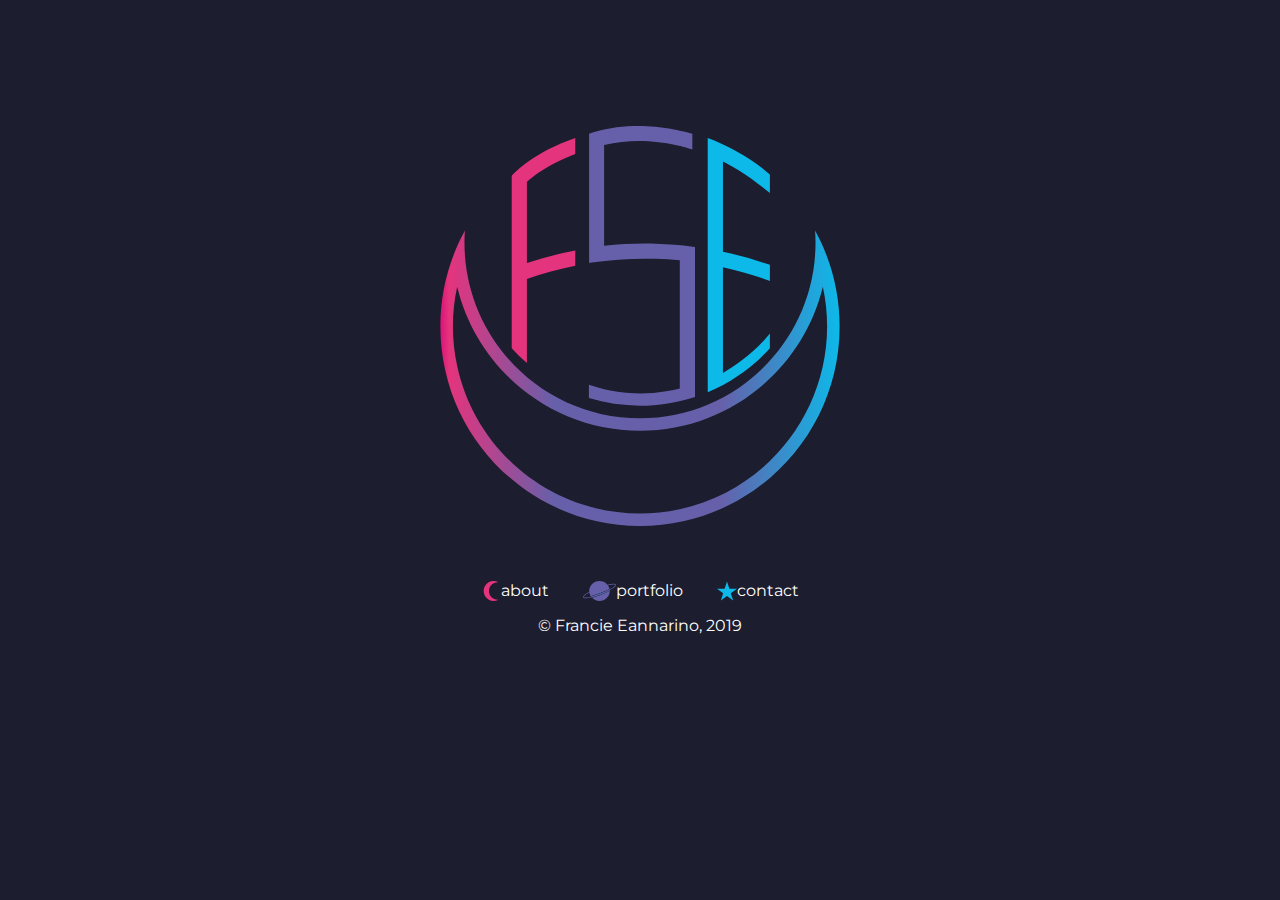
<file: index.html>
<!doctype html>

<html lang="en">
    <head>
        <meta charset="utf-8">
        <title>FSE DESIGNS</title>
        <meta name="description" content="description of the website">
        <meta name="keywords" content="francie eannarino, graphic design, portfolio, illustration, design, graphic art, digital art">
        <meta name="author" content="Francie Eannarino">
        <meta content="width=device-width, initial-scale=1" name="viewport">
        
        <link href="favicon.png" rel="shortcut icon">
        <link rel=”apple-touch-icon” href=”apple-touch-icon.png”>
        
        <link href="css/style.css" rel="stylesheet" type="text/css">
        
        <link href="https://fonts.googleapis.com/css?family=Montserrat:100|Rajdhani&display=swap" rel="stylesheet">


    </head>
    
    <body>
        <header></header>
        
        <main><img class="logo" src="img/FSE_icon.svg" alt=”FSE Designs Logo”>
        </main>
        
        <footer>
            <a href="about.html"><img class="icon" src="img/icons/moon_fill.svg" alt=”about”>about</a>
            <a href="portfolio.html"><img class="icon" src="img/icons/saturn_fill.svg" alt=”portfolio”>portfolio</a>
            <a href="contact.html"><img class="icon" src="img/icons/star_fill.svg" alt=”contact”>contact</a>
            <br>
        <p>&copy; Francie Eannarino, 2019</p></footer>
        
    </body>
</html>
</file>
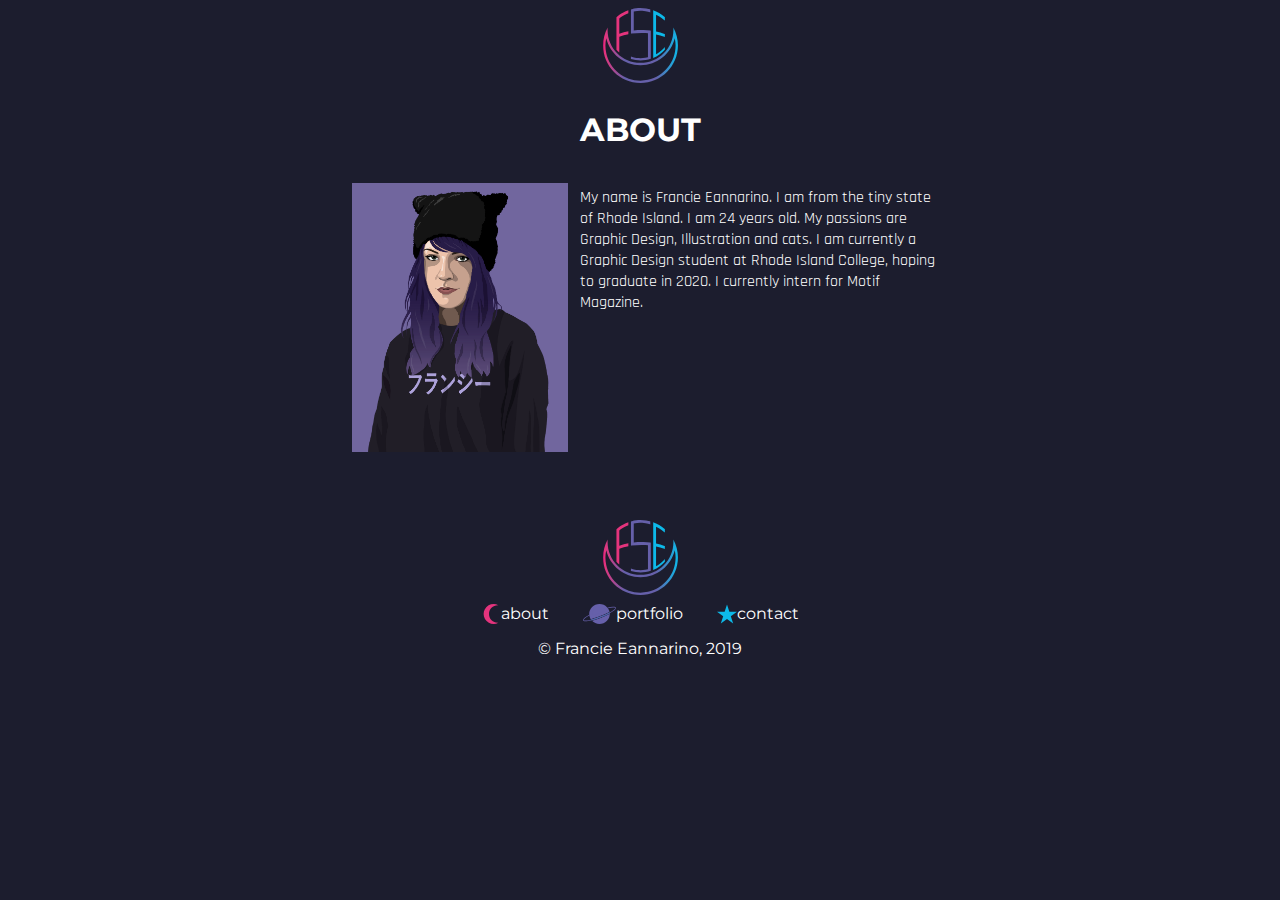
<file: about.html>
<!doctype html>

<html lang="en">
    <head>
        <meta charset="utf-8">
        <title>about / FSE DESIGNS</title>
        <meta name="description" content="description of the website">
        <meta name="keywords" content="francie eannarino, graphic design, portfolio, illustration, design, graphic art, digital art">
        <meta name="author" content="Francie Eannarino">
        <meta content="width=device-width, initial-scale=1" name="viewport">
        
        <link href="favicon.png" rel="shortcut icon">
        <link rel=”apple-touch-icon” href=”apple-touch-icon.png”>
        
        <link href="css/style.css" rel="stylesheet">
        
        <link href="https://fonts.googleapis.com/css?family=Montserrat:100|Rajdhani&display=swap" rel="stylesheet">


    </head>
    
    <body>
        
        
        <header>
            <a href="index.html" title="home"> <img class="smalllogo" src="img/FSE_icon.svg" alt="FSE Designs Logo"></a>
        </header>
        
        
        <main>
            <h1>ABOUT</h1>
            
            <div class="intro">
            <div class="SelfPortrait">
           
            <img class="SelfPortraitImg" src="img/self_portrait.jpg" alt="Francie self portrait">
            </div>
                <div class="introRight">
                <p>My name is Francie Eannarino. I am from the tiny state of Rhode Island. I am 24 years old. My passions are Graphic Design, Illustration and cats. I am currently a Graphic Design student at Rhode Island College, hoping to graduate in 2020. I currently intern for Motif Magazine.</p></div></div>
        
        </main>
        
        
     <footer>
         <a href="index.html" title="home"> <img class="smalllogo" src="img/FSE_icon.svg" alt="FSE Designs Logo"></a><br>
            <a href="about.html"><img class="icon" src="img/icons/moon_fill.svg" alt=”about”>about</a>
            <a href="portfolio.html"><img class="icon" src="img/icons/saturn_fill.svg" alt=”portfolio”>portfolio</a>
            <a href="contact.html"><img class="icon" src="img/icons/star_fill.svg" alt=”contact”>contact</a>
            <br>
        <p>&copy; Francie Eannarino, 2019</p>
  </footer>
        
    </body>
</html>
</file>
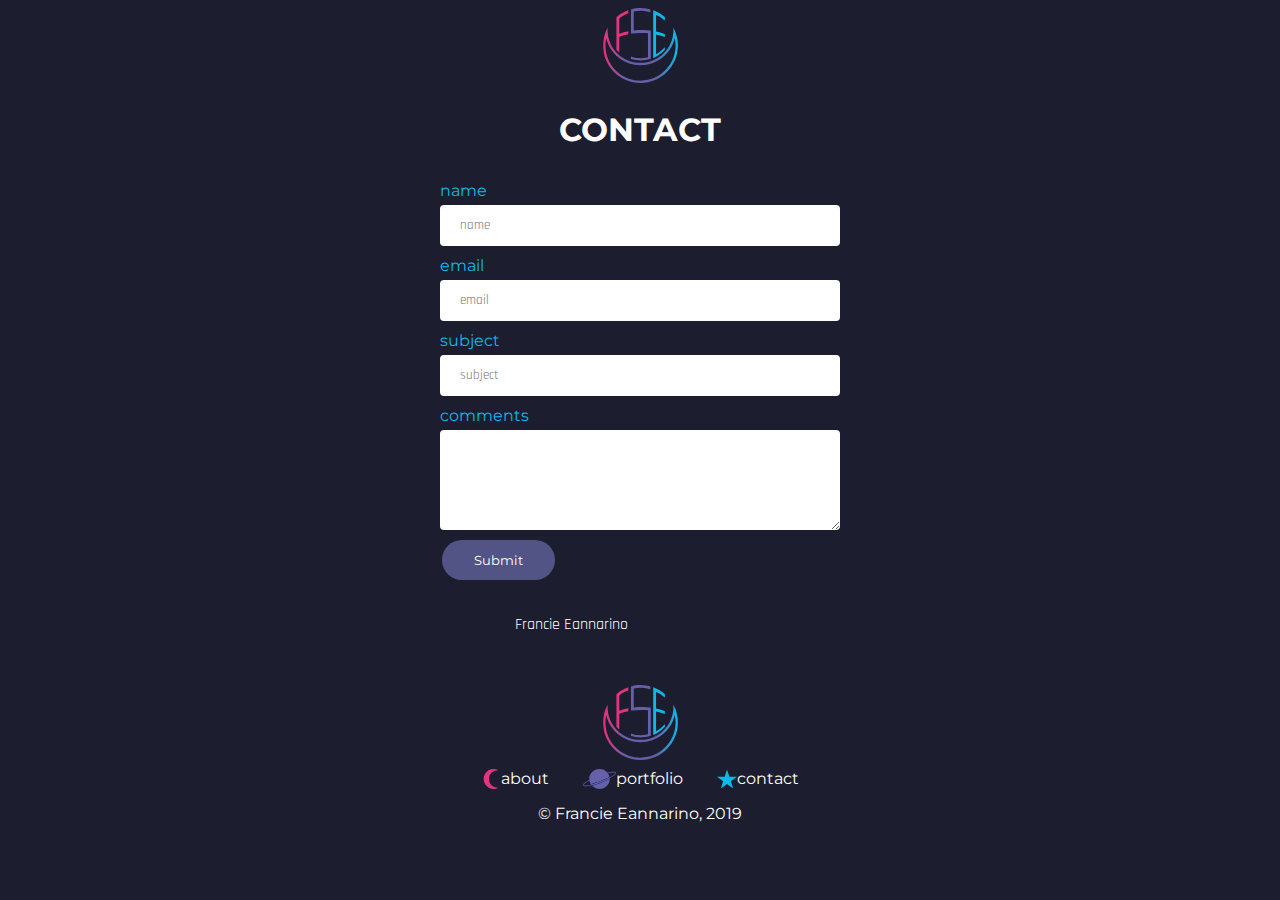
<file: contact.html>
<!doctype html>

<html lang="en">
    <head>
        <meta charset="utf-8">
        <title>contact / FSE DESIGNS</title>
        <meta name="description" content="description of the website">
        <meta name="keywords" content="francie eannarino, graphic design, portfolio, illustration, design, graphic art, digital art">
        <meta name="author" content="Francie Eannarino">
        <meta content="width=device-width, initial-scale=1" name="viewport">
        
        <link href="favicon.png" rel="shortcut icon">
        <link rel=”apple-touch-icon” href=”apple-touch-icon.png”>
        
        <link href="css/style.css" rel="stylesheet">
        
        <link href="https://fonts.googleapis.com/css?family=Montserrat:100|Rajdhani&display=swap" rel="stylesheet">


    </head>
    
    <body>
        <header><a href="index.html" title="home"> <img class="smalllogo" src="img/FSE_icon.svg" alt="FSE Designs Logo" width="100px" height="100px"></a>
        </header>
        
        <main>
            <h1>CONTACT</h1>
            
            
            
<div class="formcontainer"><form action="MAILTO:francie.eannarino@gmail.com" method="post" type="text/plain">      
<label>name</label>     
<input type="text" name="name" required placeholder="name">
<br>
<label>email</label>     
<input type="text" name="email" required placeholder="email">
<br>
<label>subject</label>     
<input type="text" name="subject" required placeholder="subject">
<br>
<label>comments</label>     
<textarea></textarea>
<br>     
<button type="submit" name="submit">Submit</button>  
    </form></div>   
        
<div class="linkedin"><script type="text/javascript" src="https://platform.linkedin.com/badges/js/profile.js" async defer></script>
<div class="LI-profile-badge"  data-version="v1" data-size="medium" data-locale="en_US" data-type="horizontal" data-theme="dark" data-vanity="francie-eannarino-ba256a194"><a class="LI-simple-link" href='https://www.linkedin.com/in/francie-eannarino-ba256a194?trk=profile-badge'>Francie Eannarino</a></div></div>
        </main>
        
        
        
    <footer>
           <a href="index.html" title="home"> <img class="smalllogo" src="img/FSE_icon.svg" alt="FSE Designs Logo"></a><br>
            <a href="about.html"><img class="icon" src="img/icons/moon_fill.svg" alt=”about”>about</a>
            <a href="portfolio.html"><img class="icon" src="img/icons/saturn_fill.svg" alt=”portfolio”>portfolio</a>
            <a href="contact.html"><img class="icon" src="img/icons/star_fill.svg" alt=”contact”>contact</a>
            <br>
        <p>&copy; Francie Eannarino, 2019</p></footer>
        
    </body>
</html>
</file>
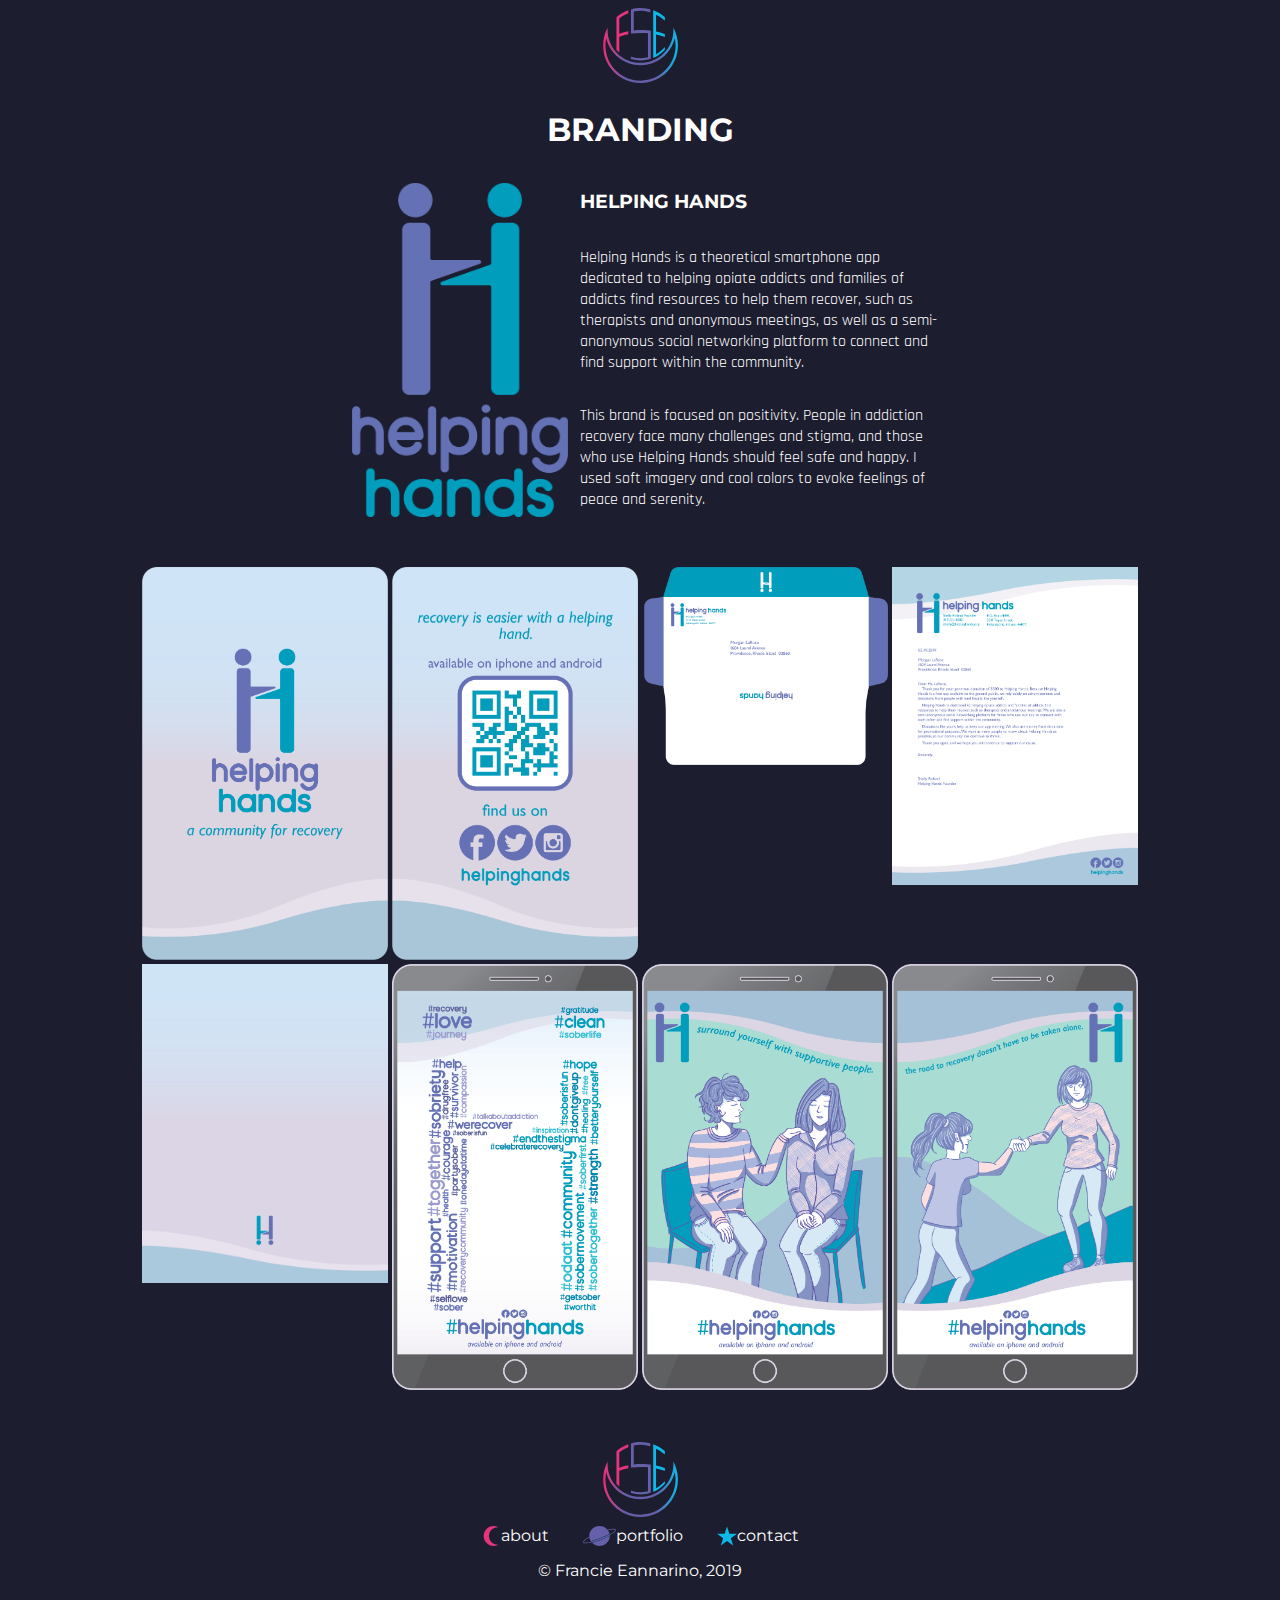
<file: helpinghands.html>
<!doctype html>

<html lang="en">
    <head>
        <meta charset="utf-8">
        <title>helping hands / FSE DESIGNS</title>
        <meta name="description" content="description of the website">
        <meta name="keywords" content="francie eannarino, graphic design, portfolio, illustration, design, graphic art, digital art">
        <meta name="author" content="Francie Eannarino">
        <meta content="width=device-width, initial-scale=1" name="viewport">
        
        <link href="favicon.png" rel="shortcut icon">
        <link rel=”apple-touch-icon” href=”apple-touch-icon.png”>
        
        <link href="css/style.css" rel="stylesheet">
        
        <link href="https://fonts.googleapis.com/css?family=Montserrat:100|Rajdhani&display=swap" rel="stylesheet">


    </head>
    
    <body>
        <header><a href="index.html" title="home"> <img class="smalllogo" src="img/FSE_icon.svg" alt="FSE Designs Logo"></a>
        </header>
        
        <main>
            <h1>BRANDING</h1>
            
            
            
          <div class="intro">
            <div class="introLeft">
           
            <img class="introImg" src="img/portfolio/helpinghands/hh_logo.png" alt="helping hands">
            </div>   
                
            <div class="introRight">   
                <h3>HELPING HANDS</h3>  
            <p>Helping Hands is a theoretical smartphone app dedicated to helping opiate addicts and families of addicts find resources to help them recover, such as therapists and anonymous meetings, as well as a semi-anonymous social networking platform to connect and find support within the community.</p><p>This brand is focused on positivity. People in addiction recovery face many challenges and stigma, and those who use Helping Hands should feel safe and happy. I used soft imagery and cool colors to evoke feelings of peace and serenity.</p>
        </div>
        </div>      
            
            <div class="gallery">
            <img onclick="location.href='img/portfolio/helpinghands/hh_card_front.png';"src="img/portfolio/helpinghands/hh_card_front.png" alt="business card front"> 
            <img onclick="location.href='img/portfolio/helpinghands/hh_card_back.png';" src="img/portfolio/helpinghands/hh_card_back.png" alt="business card back">
            <img onclick="location.href='img/portfolio/helpinghands/hh_envelope.png';" src="img/portfolio/helpinghands/hh_envelope.png" alt="envelope">
            <img onclick="location.href='img/portfolio/helpinghands/hh_letterhead_front.jpg';" src="img/portfolio/helpinghands/hh_letterhead_front.jpg" alt="letterhead front">
            <img onclick="location.href='img/portfolio/helpinghands/hh_letterhead_back.jpg';" src="img/portfolio/helpinghands/hh_letterhead_back.jpg" alt="letterhead back">
            <img onclick="location.href='img/portfolio/helpinghands/hh_poster1.png';" src="img/portfolio/helpinghands/hh_poster1.png" alt="poster 1">
            <img onclick="location.href='img/portfolio/helpinghands/hh_poster2.png';" src="img/portfolio/helpinghands/hh_poster2.png" alt="poster 2">
            <img onclick="location.href='img/portfolio/helpinghands/hh_poster3.png';" src="img/portfolio/helpinghands/hh_poster3.png" alt="poster"></div>
            
        </main>
      
        <footer>
           
            <a href="index.html" title="home"> <img class="smalllogo" src="img/FSE_icon.svg" alt="FSE Designs Logo"></a><br>
            <a href="about.html"><img class="icon" src="img/icons/moon_fill.svg" alt=”about”>about</a>
            <a href="portfolio.html"><img class="icon" src="img/icons/saturn_fill.svg" alt=”portfolio”>portfolio</a>
            <a href="contact.html"><img class="icon" src="img/icons/star_fill.svg" alt=”contact”>contact</a>
            <br>
        <p>&copy; Francie Eannarino, 2019</p></footer>
        
    </body>
</html>
</file>
<file: css/style.css>
*{
    box-sizing: border-box;
}

header{
    margin-left: auto;
    margin-right: auto;
    text-align: center;
}

body{
    font-family: 'Rajdhani', sans-serif;
    background: #1C1D2E;
    color: #ffffff;

}

/* unvisited link */
a:link {
  color: white;
    text-decoration:none;
    padding: 5px 15px;
}

/* visited link */
a:visited {
  color: white;
}

/* mouse over link */
a:hover {
  color: white;
    text-decoration: line-through;
}

/* selected link */
a:active {
  color: white;
    text-decoration: line-through;
}

h1, h2, h3, h4, h5, h6 {
font-family: 'Montserrat', sans-serif;
}

h1 {text-align: center;
}

h2 {
    background: #535486;
    text-align: center;
}
.logo {display: block;
    margin-left: auto;
    margin-right: auto;
    height: 400px;
    width: 400px;
    margin-top: 10%;
    margin-bottom: 20px;
}

.smalllogo {
    display: inline-block;
    margin-left: auto;
    margin-right: auto;
    width: 75px;
    height: 75px;
}


.intro{
    display: flex;
    max-width: 600px;
    margin: auto;
    flex-wrap: wrap;
    margin-bottom: 30px;
}
.introLeft{
    display: inline-block;
    width: 40%;
}
.introRight{
    display: inline-block;
    width: 60%; 
}

.introImg {
    width: 100%;
    padding: 5%;

}

.SelfPortrait{
    width: 40%;
}

.SelfPortraitImg {
    width: 100%;
    padding: 5%;
}

/*gallery */


.gallery{
    max-width: 1000px;
    margin: auto;
    display: flex;
    flex-wrap: wrap;
    align-items:flex-start;
}

.gallery img{
    width: 25%;
    height: auto;
    padding: 2px;
}

.portfolio{
    max-width: 1000px;
    margin:auto;
    display:flex;
    flex-wrap: wrap;
    align-items: flex-start;
}

.portfolio img{
    width: 200px;
}


ul {
    list-style-type:none;
}

img{
    display: inline-block;
}

p{
    display: inline-block;
}

footer{
    display: block;
    font-family: 'Montserrat', sans-serif;
    margin-left: auto;
    margin-right: auto;
    margin-top: 50px;
    text-align: center;
    left: 0;
    bottom: 0;
    width: 100%;
    

}

.icon{
    height: 20px;
    width: auto;
    position: relative;
    top: 5px;
}

.error{
    display:flex;
    flex-direction: column;
    margin:auto;
    align-items: center;
    
    
    
}

.linkedin {display: block;
    max-width: 280px;
    margin: auto;
    flex-wrap: wrap;
    margin-bottom: 30px;
    margin-top: 30px;
}

/* FORM */

.formcontainer { 
    width:400px;
    margin-left: auto;
    margin-right: auto;
    
}


label {
  width: 100%;
  font-family: 'Montserrat', sans-serif;
  color: #0DB9E9;
  display: inline-block;
  padding: 10px 0px 5px 0px; 
}


button{
    font-family: 'Montserrat', sans-serif;
    background-color: #535486;
    border: none;
    border-radius: 20px;
    color: white;
    padding: 12px 32px;
    text-decoration: none;
    margin: 4px 2px;
}

button:hover{
    background-color: #6660AA;
}

textarea {
font-family: 'Rajdhani', sans-serif;
  width: 400px;
  height:100px;
  padding: 12px;
  border: none;
  border-radius: 4px;
  resize: vertical;
}

input[type=text], select {
font-family: 'Rajdhani', sans-serif;
  width: 400px;
  padding: 12px 20px;
  display: inline-block;
  border: none;
  border-radius: 4px;
  box-sizing: border-box;
}

.saturn {margin-left: auto;
    margin-right: auto;
    height: 400px;
    width: 400px;    
}

/* Responsive layout */

@media only screen and (max-width: 600px) {
    
    .intro {
    display: flex;
    max-width: 100%;
    flex-flow: column;
    
}
    
    .introLeft {
    display: inline-block;
    width: 70%;
    margin:auto;
}
    .introRight {
    display: inline-block;
    width: 100%;
    margin: auto;
    text-align: center;

    }
    
  .gallery img{
    width: 100%;
    }
    
    .portfolio img{
    width: 100%;
}
    
    .SelfPortrait{
    width: 100%;
}

.SelfPortraitImg {
    width: 100%;
    padding: 5%;
    }
    
    input[type=text], select, textarea {
  width: 100%;
        
    }
    
    .formcontainer { 
    width:100%;
    }
    
   }
</file>
